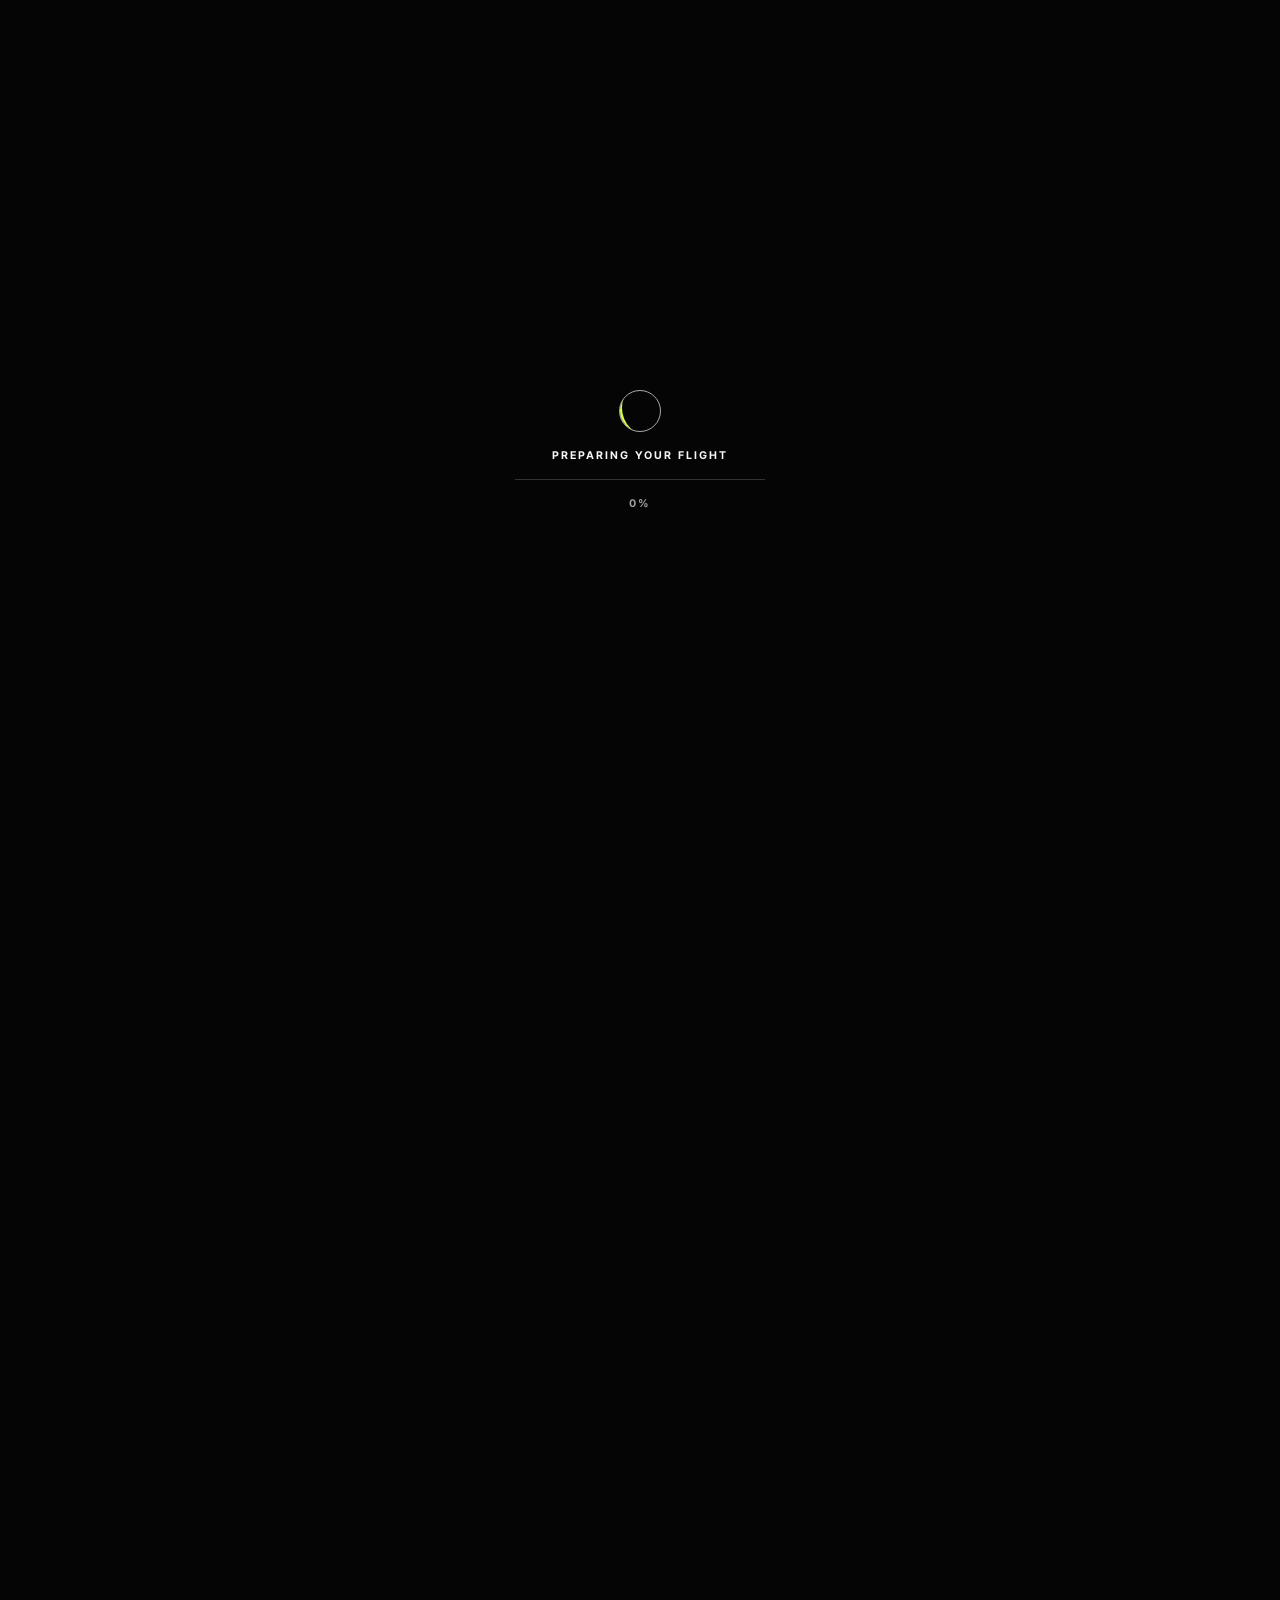
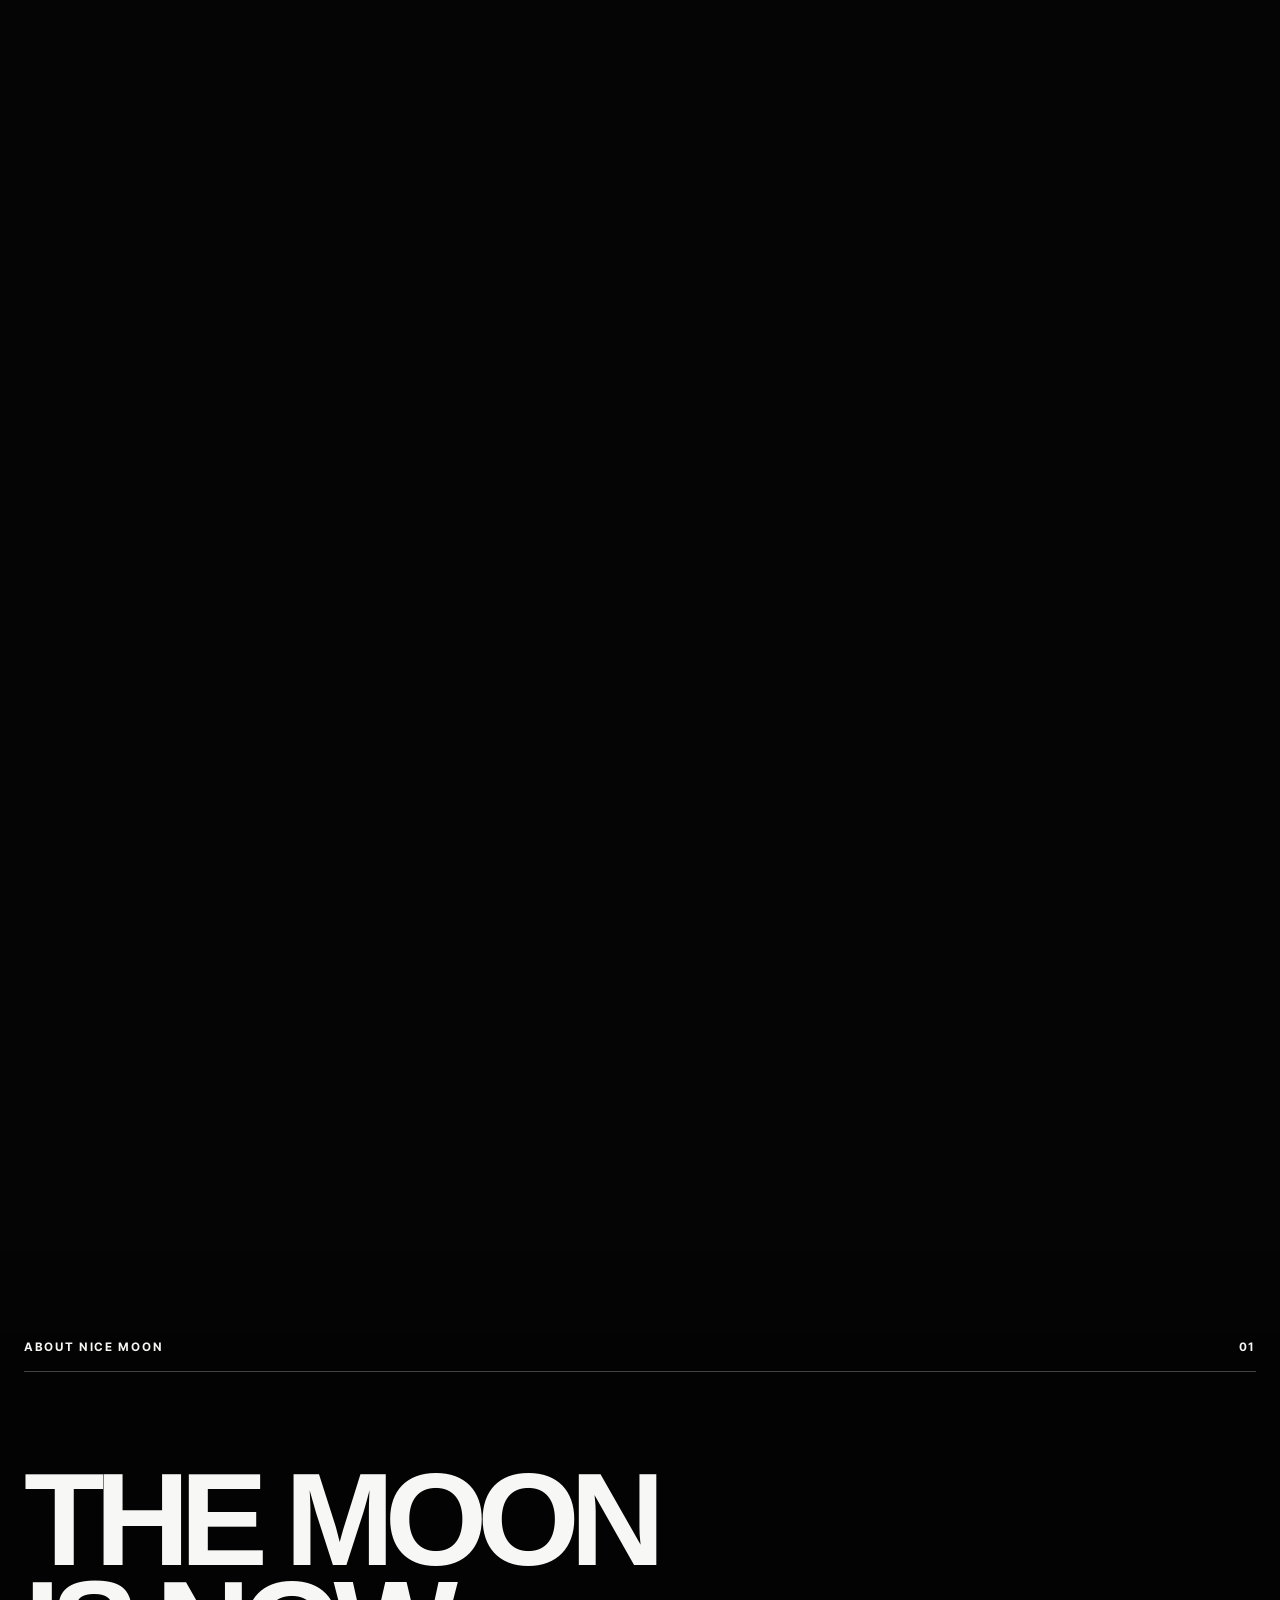
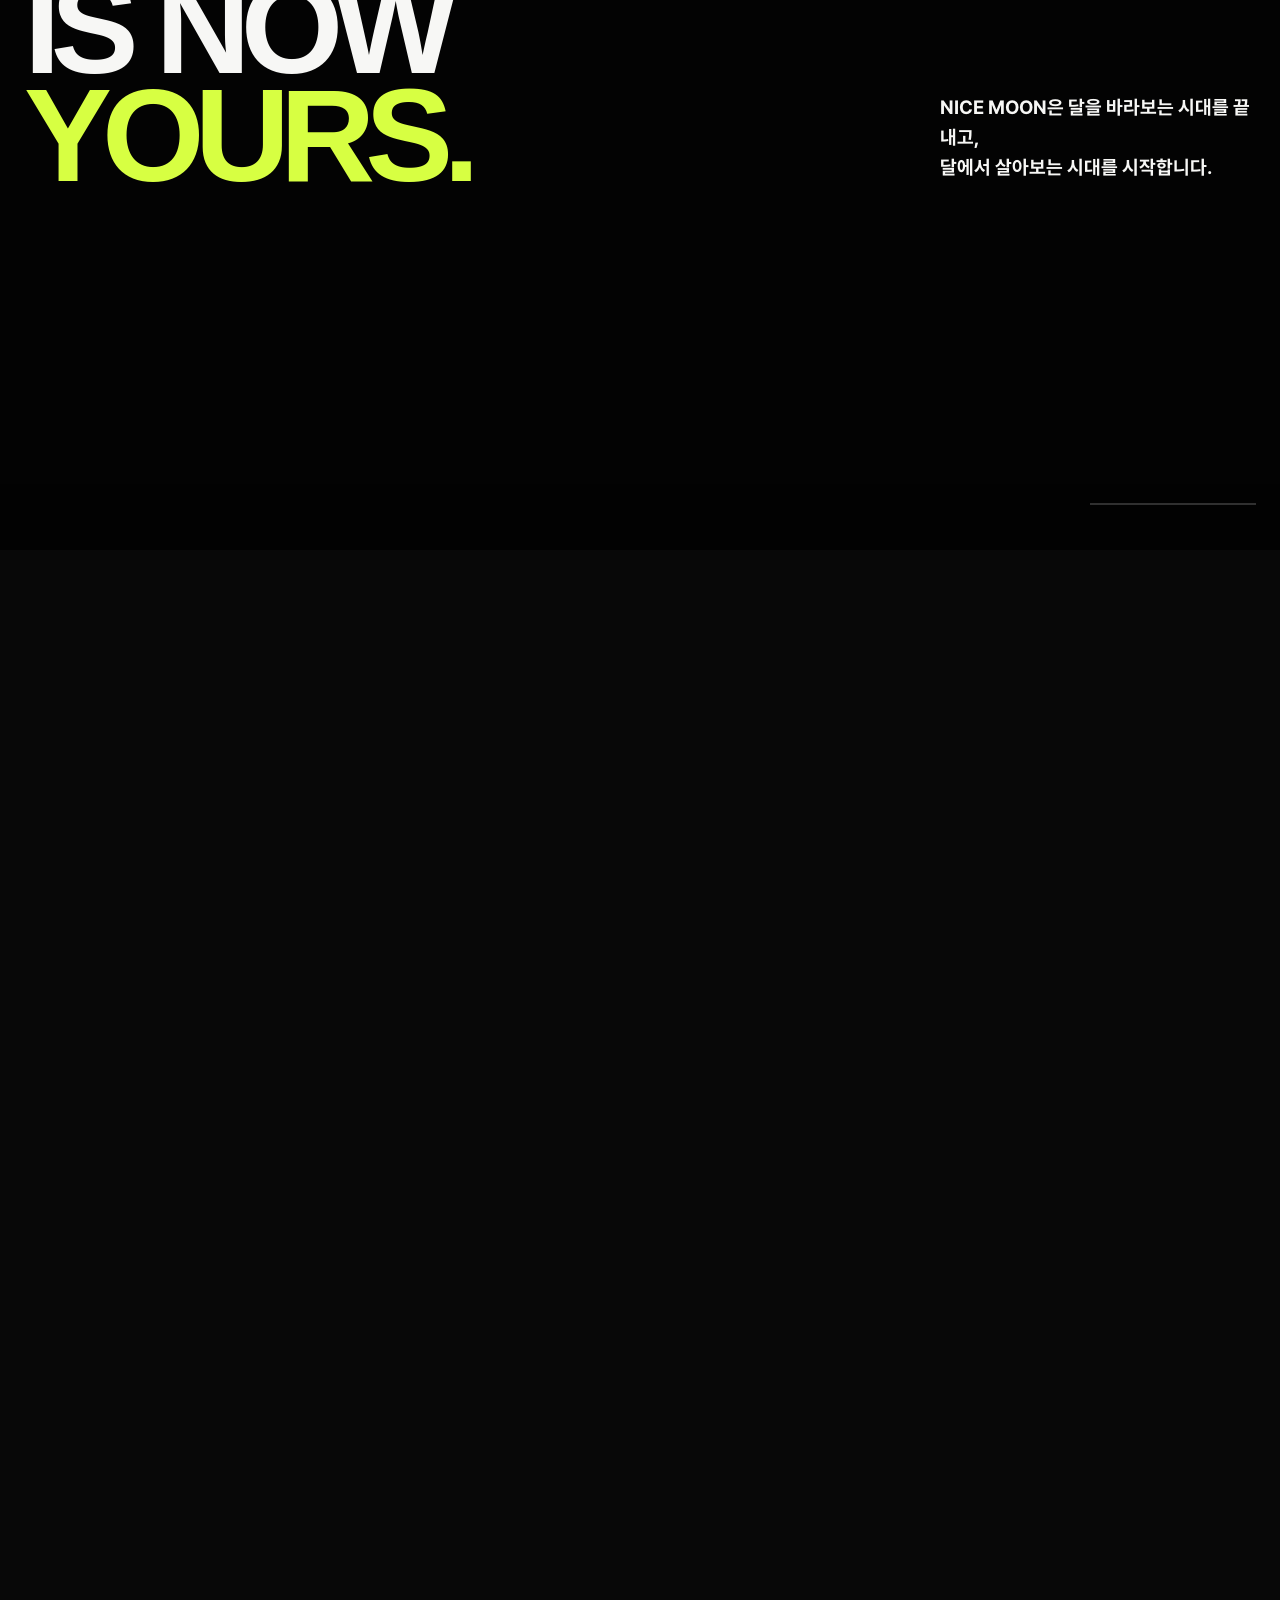
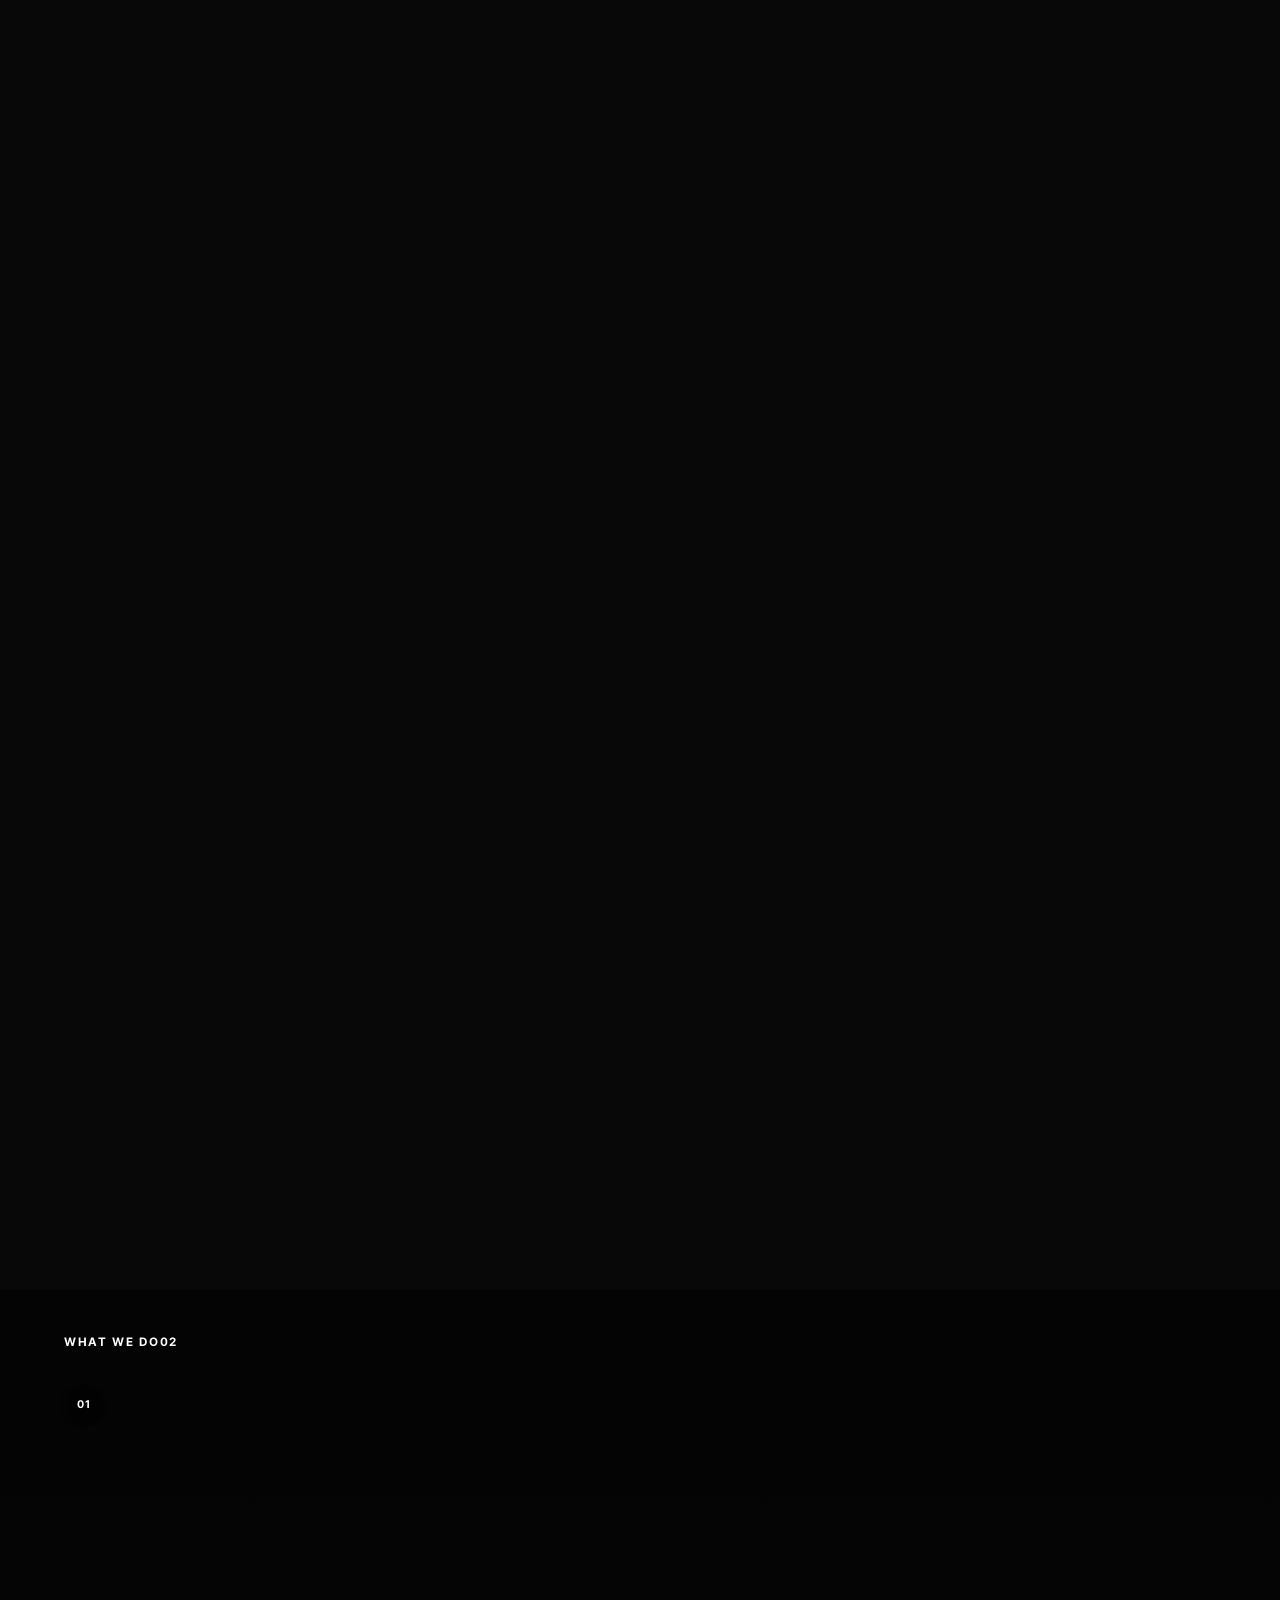
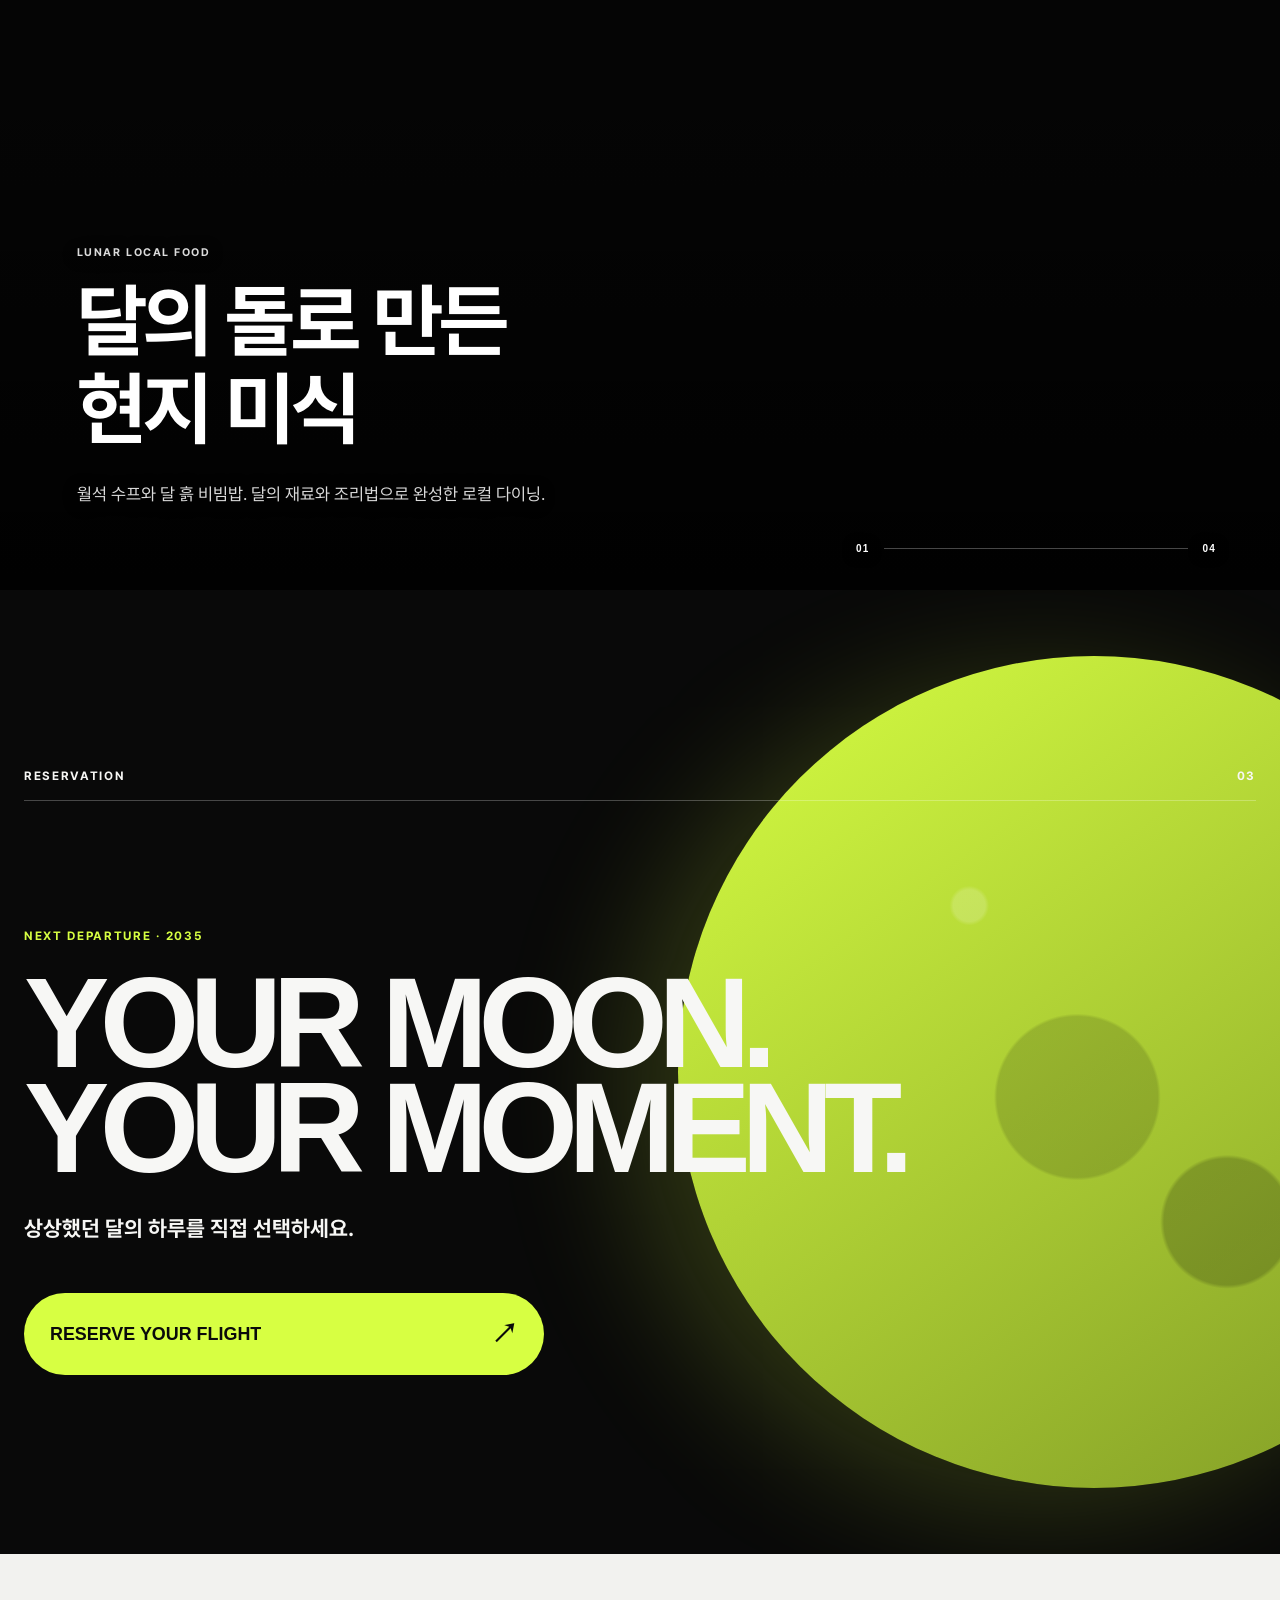
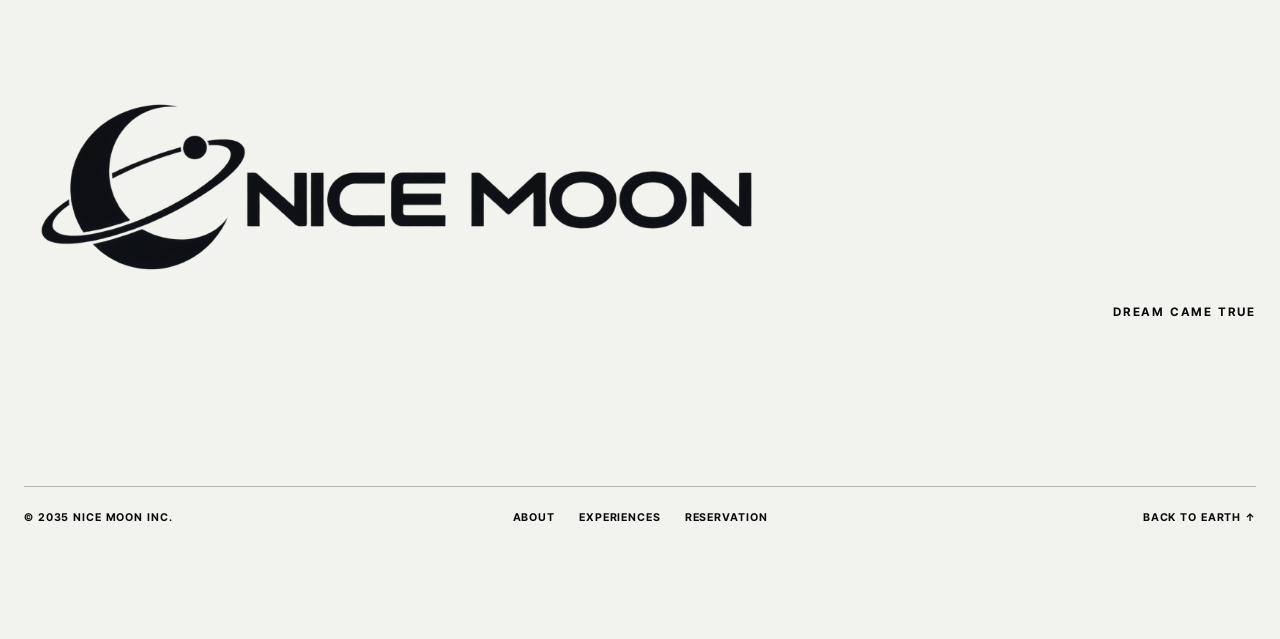
<file: index.html>
<!doctype html>
<html lang="ko">
  <head>
    <meta charset="UTF-8" />
    <meta name="viewport" content="width=device-width, initial-scale=1, viewport-fit=cover" />
    <meta name="theme-color" content="#050505" />
    <meta
      name="description"
      content="NICE MOON — 달에서 만나는 새로운 여행과 미식 경험."
    />
    <title>NICE MOON — Dream Came True</title>
    <link rel="preload" href="./assets/nice-moon-film.mp4" as="video" type="video/mp4" />
    <link rel="icon" type="image/svg+xml" href="./favicon.svg" />
    <link rel="stylesheet" href="./style.css?v=mobile-hero-1" />
  </head>
  <body>
    <div class="loader" aria-live="polite">
      <div class="loader__mark" aria-hidden="true"></div>
      <p class="loader__label">PREPARING YOUR FLIGHT</p>
      <div class="loader__track"><span></span></div>
      <p class="loader__percent">0%</p>
    </div>

    <header class="site-header">
      <a class="brand" href="#top" aria-label="NICE MOON 처음으로">
        <img src="./assets/nice-moon-logo.png" alt="NICE MOON" />
      </a>
      <div class="header-side">
        <nav class="site-nav" aria-label="주요 메뉴">
          <a href="#about">ABOUT</a>
          <a href="#experiences">EXPERIENCES</a>
          <a class="site-nav__reserve" href="#reservation">RESERVE</a>
        </nav>
        <div class="chapter" aria-live="polite">
          <span class="chapter__number">01</span>
          <span class="chapter__line"></span>
          <span class="chapter__name">NEW RESORT</span>
        </div>
      </div>
    </header>

    <main id="top">
      <section class="film" aria-label="NICE MOON 브랜드 필름">
        <div class="film__sticky">
          <video
            id="moonFilm"
            muted
            playsinline
            preload="auto"
            poster="./assets/poster.jpg"
            aria-label="우주선의 달 도착부터 월석 채집과 달 요리까지 이어지는 영상"
          >
            <source src="./assets/nice-moon-film.mp4" type="video/mp4" />
          </video>
          <div class="film__shade" aria-hidden="true"></div>

          <div class="scroll-cue" aria-hidden="true">
            <span>SCROLL TO EXPLORE</span>
            <i></i>
          </div>

          <div class="progress" aria-hidden="true">
            <span class="progress__bar"></span>
          </div>

          <p class="rotate-message">휴대폰을 세로로 돌려서 감상해 주세요.</p>
        </div>
      </section>

      <section class="about content-section" id="about">
        <div class="about__sticky">
          <div class="about__visuals" aria-hidden="true">
            <img class="about__visual about__visual--panorama" src="./assets/about-panorama.png" alt="" />
            <img class="about__visual about__visual--fleet" src="./assets/about-fleet-background.png" alt="" />
            <img class="about__visual about__visual--spaceport" src="./assets/about-stats-spaceport.png" alt="" />
          </div>
          <div class="section-wrap">
          <p class="eyebrow about__eyebrow">ABOUT NICE MOON <span>01</span></p>
          <div class="about__headline">
            <h1>THE MOON<br />IS NOW<br /><em>YOURS.</em></h1>
            <p>
              NICE MOON은 달을 바라보는 시대를 끝내고,<br />
              달에서 살아보는 시대를 시작합니다.
            </p>
          </div>

          <div class="about__story">
            <p class="about__lead">
              <span class="about__lead-line">지구와 달을 잇는 1,000대의 우주선.</span>
              거대한 우주가 이제 가장 가까운 휴양지가 됩니다.
            </p>
            <p class="about__copy">
              달의 앞면부터 지구에서 볼 수 없었던 뒷면까지. NICE MOON은 이동, 숙박,
              미식과 탐험을 하나의 여정으로 설계합니다. 낯선 세계를 누구나 편안하게
              경험할 수 있도록 5,000여 명의 전문가가 달에서 함께합니다.
            </p>
          </div>

          <dl class="stats">
            <div><dt>1,000</dt><dd>SPACECRAFT FLEET</dd></div>
            <div><dt>24/7</dt><dd>EARTH–MOON TRANSIT</dd></div>
            <div><dt>5,000+</dt><dd>LUNAR CREW</dd></div>
          </dl>
          <div class="story-progress" aria-hidden="true"><span></span></div>
          </div>
        </div>
      </section>

      <section class="experiences content-section" id="experiences">
        <div class="experiences__sticky">
          <div class="section-wrap experiences__layout">
          <p class="eyebrow eyebrow--dark experiences__eyebrow">WHAT WE DO <span>02</span></p>
          <div class="experiences__intro">
            <h2>FOUR WAYS<br />TO MEET<br />THE MOON.</h2>
            <p>달에서만 가능한 네 가지 경험.</p>
          </div>

          <div class="experience-grid">
            <article class="experience-card">
              <video class="experience-card__video" muted playsinline preload="metadata">
                <source src="./assets/experiences/01-local-food.mp4?v=20260928" type="video/mp4" />
              </video>
              <span class="experience-card__number">01</span>
              <div class="experience-card__orbit" aria-hidden="true">●</div>
              <div>
                <p class="experience-card__label">LUNAR LOCAL FOOD</p>
                <h3>달의 돌로 만든<br />현지 미식</h3>
                <p class="experience-card__desc">월석 수프와 달 흙 비빔밥. 달의 재료와 조리법으로 완성한 로컬 다이닝.</p>
              </div>
            </article>

            <article class="experience-card experience-card--lime">
              <video class="experience-card__video" muted playsinline preload="metadata">
                <source src="./assets/experiences/02-sand-riding.mp4?v=20260928" type="video/mp4" />
              </video>
              <span class="experience-card__number">02</span>
              <div class="experience-card__orbit experience-card__orbit--slope" aria-hidden="true">↘</div>
              <div>
                <p class="experience-card__label">CRATER SAND RIDING</p>
                <h3>크레이터를 가르는<br />모래썰매</h3>
                <p class="experience-card__desc">낮은 중력과 거대한 경사면에서 경험하는, 지구에는 없는 속도감.</p>
              </div>
            </article>

            <article class="experience-card experience-card--silver">
              <video class="experience-card__video" muted playsinline preload="metadata">
                <source src="./assets/experiences/03-alien-encounter.mp4?v=20260928" type="video/mp4" />
              </video>
              <span class="experience-card__number">03</span>
              <div class="experience-card__orbit experience-card__orbit--signal" aria-hidden="true">⌁</div>
              <div>
                <p class="experience-card__label">ALIEN ENCOUNTER</p>
                <h3>외계 생명체와의<br />첫 번째 인사</h3>
                <p class="experience-card__desc">안전하게 설계된 교류 프로그램으로 미지의 존재와 만나는 특별한 하루.</p>
              </div>
            </article>

            <article class="experience-card experience-card--white">
              <video class="experience-card__video" muted playsinline preload="metadata">
                <source src="./assets/experiences/04-far-side.mp4?v=20260928" type="video/mp4" />
              </video>
              <span class="experience-card__number">04</span>
              <div class="experience-card__orbit experience-card__orbit--dark" aria-hidden="true">◐</div>
              <div>
                <p class="experience-card__label">THE FAR SIDE</p>
                <h3>달의 뒷면으로<br />떠나는 탐험</h3>
                <p class="experience-card__desc">지구에서는 영원히 보이지 않는 풍경. 오직 NICE MOON에서 출발합니다.</p>
              </div>
            </article>
          </div>
          <div class="experience-progress" aria-hidden="true">
            <span class="experience-progress__current">01</span>
            <i><b></b></i>
            <span>04</span>
          </div>
          </div>
        </div>
      </section>

      <section class="reservation content-section" id="reservation">
        <div class="reservation__moon" aria-hidden="true"></div>
        <div class="section-wrap reservation__inner">
          <p class="eyebrow">RESERVATION <span>03</span></p>
          <div class="reservation__copy">
            <p class="reservation__meta">NEXT DEPARTURE · 2035</p>
            <h2>YOUR MOON.<br />YOUR MOMENT.</h2>
            <p>상상했던 달의 하루를 직접 선택하세요.</p>
            <a
              class="reserve-button"
              href="./reservation.html"
            >
              <span>RESERVE YOUR FLIGHT</span><b aria-hidden="true">↗</b>
            </a>
          </div>
        </div>
      </section>
    </main>

    <footer class="footer">
      <div class="footer__top">
        <img src="./assets/nice-moon-logo.png" alt="NICE MOON" />
        <p>DREAM CAME TRUE</p>
      </div>
      <div class="footer__bottom">
        <p>© 2035 NICE MOON INC.</p>
        <div>
          <a href="#about">ABOUT</a>
          <a href="#experiences">EXPERIENCES</a>
          <a href="#reservation">RESERVATION</a>
        </div>
        <a href="#top">BACK TO EARTH ↑</a>
      </div>
    </footer>

    <noscript>
      <p class="noscript">이 페이지를 감상하려면 JavaScript를 활성화해 주세요.</p>
    </noscript>
    <script src="./script.js?v=mobile-hero-1"></script>
  </body>
</html>
</file>
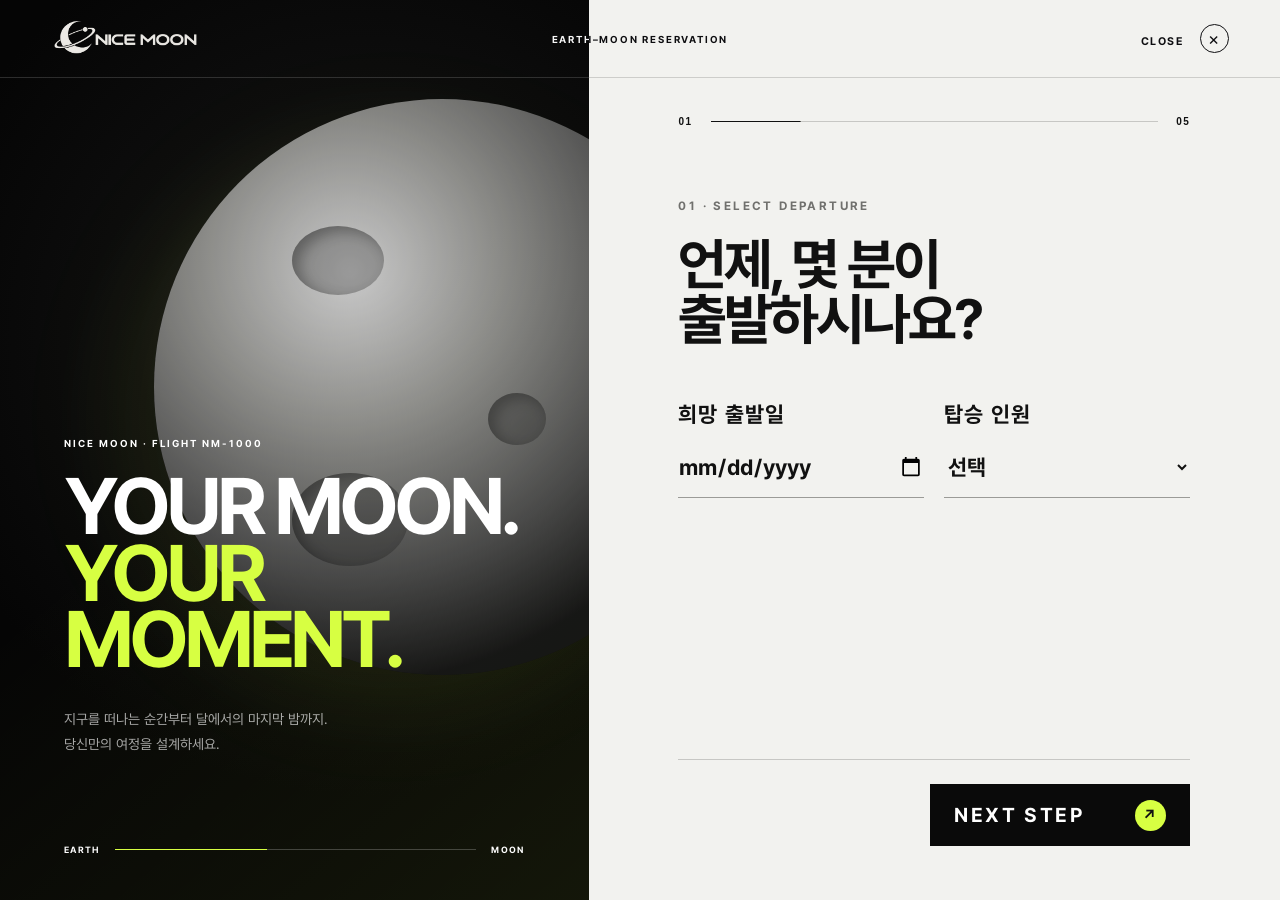
<file: reservation.html>
<!doctype html>
<html lang="ko">
  <head>
    <meta charset="UTF-8" />
    <meta name="viewport" content="width=device-width, initial-scale=1" />
    <meta name="theme-color" content="#050505" />
    <title>Reservation — NICE MOON</title>
    <link rel="icon" href="./favicon.svg" type="image/svg+xml" />
    <link rel="stylesheet" href="./reservation.css" />
  </head>
  <body>
    <header class="topbar">
      <a class="brand" href="./index.html" aria-label="NICE MOON 홈">
        <img src="./assets/nice-moon-logo.png" alt="NICE MOON" />
      </a>
      <p>EARTH–MOON RESERVATION</p>
      <a class="close-link" href="./index.html" aria-label="예약 페이지 닫기">CLOSE <span>×</span></a>
    </header>

    <main>
      <aside class="journey-panel">
        <div class="space-traffic" id="spaceTraffic" aria-hidden="true"></div>
        <div class="moon" aria-hidden="true"><i></i></div>
        <div class="journey-copy">
          <p class="kicker">NICE MOON · FLIGHT NM-1000</p>
          <h1>YOUR MOON.<br /><em>YOUR MOMENT.</em></h1>
          <p>지구를 떠나는 순간부터 달에서의 마지막 밤까지.<br />당신만의 여정을 설계하세요.</p>
        </div>
        <div class="route" aria-hidden="true">
          <span>EARTH</span><i><b></b></i><span>MOON</span>
        </div>
      </aside>

      <section class="booking-panel">
        <div class="progress-head">
          <span id="stepNumber">01</span>
          <div><i id="progressBar"></i></div>
          <span>05</span>
        </div>

        <form id="reservationForm" novalidate>
          <section class="form-step is-active" data-step="0">
            <p class="step-label">01 · SELECT DEPARTURE</p>
            <h2>언제, 몇 분이<br />출발하시나요?</h2>
            <div class="field-grid">
              <label class="field">
                <span>희망 출발일</span>
                <input type="date" name="departure" required />
              </label>
              <label class="field">
                <span>탑승 인원</span>
                <select name="passengers" required>
                  <option value="">선택</option>
                  <option value="1명">1명</option>
                  <option value="2명">2명</option>
                  <option value="3명">3명</option>
                  <option value="4명">4명</option>
                  <option value="5명 이상">5명 이상</option>
                </select>
              </label>
            </div>
          </section>

          <section class="form-step" data-step="1">
            <p class="step-label">02 · CHOOSE EXPERIENCE</p>
            <h2>달에서 무엇을<br />경험하고 싶나요?</h2>
            <div class="choice-grid choice-grid--experience">
              <label class="choice"><input type="checkbox" name="experience" value="Lunar Local Food" /><span><b>01</b><strong>LUNAR LOCAL FOOD</strong><small>월석수프와 달 흙 비빔밥 등 1,000여 가지 음식</small></span></label>
              <label class="choice"><input type="checkbox" name="experience" value="Crater Sand Riding" /><span><b>02</b><strong>CRATER SAND RIDING</strong><small>크레이터 모래썰매</small></span></label>
              <label class="choice"><input type="checkbox" name="experience" value="Alien Encounter" /><span><b>03</b><strong>ALIEN ENCOUNTER</strong><small>달 생명체 교류 프로그램</small></span></label>
              <label class="choice"><input type="checkbox" name="experience" value="The Far Side" /><span><b>04</b><strong>THE FAR SIDE</strong><small>영구음영분화구 탐험</small></span></label>
              <label class="choice"><input type="checkbox" name="experience" value="Cigar Bar" /><span><b>05 · ADULTS ONLY</b><strong>CIGAR BAR</strong><small>달에서 재배한 잎으로 만든 프리미엄 시가 라운지</small></span></label>
              <label class="choice"><input type="checkbox" name="experience" value="Lunar Massage Lounge" data-course-target="massageCourse" /><span><b>06</b><strong>MASSAGE & KARAOKE</strong><small>S급 외계생명체들의 프라이빗 유흥 접대 서비스</small></span></label>
              <label class="choice"><input type="checkbox" name="experience" value="Space Walk" /><span><b>07</b><strong>SPACE WALK</strong><small>우주복 및 안전장치 하나 없이 즐기는 프리우주유영</small></span></label>
              <label class="choice"><input type="checkbox" name="experience" value="Moon Combat Arena" /><span><b>08</b><strong>MOON CHA CLUB</strong><small>목숨을걸고 외계생명체와 맨손으로 즐기는 격투 (야차룰 적용)</small></span></label>
            </div>
            <label class="field course-select" id="massageCourseField">
              <span>MASSAGE LOUNGE COURSE</span>
              <select name="massageCourse" id="massageCourse">
                <option value="">코스를 선택해 주세요</option>
                <option value="A Course · 40min · ₩90,000">A COURSE · 40분 · ₩90,000</option>
                <option value="B Course · 40min · ₩110,000">B COURSE · 40분 · ₩110,000</option>
                <option value="C Course · 60min · ₩140,000">C COURSE · 60분 · ₩140,000</option>
                <option value="D Course · 60min · ₩170,000 + premium options">D COURSE · 60분 · ₩170,000 + @@샷당</option>
                <option value="E Course · 90min · ₩220,000 + premium options">E COURSE · 90분 · ₩220,000 + @@샷당</option>
                <option value="F Course · 120min · ₩260,000 + premium options">F COURSE · 120분 · ₩260,000 + @@샷당</option>
                <option value="G Course · 180min · ₩1,000,000">G COURSE · 180분 · ₩1,000,000\ 외계생명체와의 자녀만들기 (20살 까지 육아서비스 별도 ₩2,000,000 추가)</option>
              </select>
            </label>
            <p class="selection-error" id="experienceError">한 가지 이상의 체험을 선택해 주세요.</p>
          </section>

          <section class="form-step" data-step="2">
            <p class="step-label">03 · CABIN & STAY</p>
            <h2>여행 등급을<br />선택해 주세요.</h2>
            <div class="choice-grid">
              <label class="choice choice--radio"><input type="radio" name="cabin" value="Lunar Economy" required /><span><b>01</b><strong>LUNAR ECONOMY</strong><small>실용적인 달 왕복과 스탠다드 객실</small></span></label>
              <label class="choice choice--radio"><input type="radio" name="cabin" value="Moon Business" required /><span><b>02</b><strong>MOON BUSINESS</strong><small>라운지와 크레이터 전망 스위트</small></span></label>
              <label class="choice choice--radio choice--featured"><input type="radio" name="cabin" value="Zero-G First Class" required /><span><b>03 · RECOMMENDED</b><strong>ZERO-G FIRST CLASS</strong><small>프라이빗 셔틀과 달의 뒷면 전용 투어</small></span></label>
              <label class="choice choice--radio"><input type="radio" name="cabin" value="Emperor Class" required /><span><b>04 · ULTRA VIP</b><strong>EMPEROR CLASS</strong><small>황제급 스위트, 기내흡연 가능, S급 초미녀 외계생명체 접대부 동반 비행 (비행 동안 무한샷가능)</small></span></label>
              <label class="choice choice--radio choice--god"><input type="radio" name="cabin" value="God Class" required /><span><b>05 · OMNIPOTENT</b><strong>GOD CLASS</strong><small>전지전능한 권능을 부여, 하위 등급 여행 서비스들의 제공은 물론 핵 미사일 무한 제공 (태양계 주요행성을 제외한 모든 행성에 원하는 만큼 발사하여 폭파 가능! [+ ₩9,000,000,000,000,000 지불시 지구 폭파 가능])</small></span></label>
            </div>
          </section>

          <section class="form-step" data-step="3">
            <p class="step-label">04 · PASSENGER INFORMATION</p>
            <h2>탑승자 정보를<br />입력해 주세요.</h2>
            <div class="field-grid">
              <label class="field"><span>이름</span><input type="text" name="name" placeholder="홍길동" required /></label>
              <label class="field"><span>연락처</span><input type="tel" name="phone" placeholder="010-0000-0000" required /></label>
              <label class="field field--wide"><span>이메일</span><input type="email" name="email" placeholder="moon@example.com" required /></label>
              <label class="field">
  <span>성별</span>
  <select name="gender" id="genderSelect" required>
    <option value="">선택</option>
    <option value="남성">남성</option>
    <option value="여성">여성</option>
  </select>
</label>

<label class="field conditional-field" id="maleSuitField" hidden>
  <span>고추 SIZE</span>
  <select name="suitSize" id="suitSize">
    <option value="">선택</option>
    <option value="XS">5cm 이하</option>
    <option value="S">6~10cm</option>
    <option value="M">11~15cm</option>
    <option value="L">16~20cm</option>
    <option value="XL">21cm 이상</option>
  </select>
</label>

<label class="field conditional-field" id="femaleShoeField" hidden>
  <span>젖통 SIZE</span>
  <select name="shoeSize" id="shoeSize">
    <option value="">선택</option>
    <option value="200mm">A cup 미만</option>
    <option value="210mm">A cup</option>
    <option value="220mm">B cup</option>
    <option value="230mm">C cup</option>
    <option value="240mm">D cup</option>
    <option value="250mm">E cup 이상</option>
  </select>
</label>
              <label class="field field--wide"><span>요청사항 <em>OPTIONAL</em></span><textarea name="request" rows="3" placeholder="식사, 객실 또는 이동 지원에 관한 요청을 적어주세요."></textarea></label>
            </div>
            <label class="agreement"><input type="checkbox" name="agreement" required /><span></span>예약 상담을 위한 개인정보 수집 및 이용에 동의합니다.</label>
          </section>

          <section class="form-step" data-step="4">
            <p class="step-label">05 · FINAL CONFIRMATION</p>
            <h2>당신의 달 여행을<br />확인해 주세요.</h2>
            <dl class="summary" id="summary"></dl>
            <p class="summary-note">현재는 연습용 예약 신청입니다. 결제는 진행되지 않습니다.</p>
          </section>

          <section class="success" id="success" aria-live="polite">
            <div class="success-mark"><i></i></div>
            <p>RESERVATION REQUESTED</p>
            <h2>SEE YOU<br />ON THE MOON.</h2>
            <span>예약 요청이 완료되었습니다.<br />NICE MOON의 담당 승무원이 곧 연락드리겠습니다.</span>
            <a href="./index.html">RETURN TO EARTH</a>
          </section>

          <div class="form-actions" id="formActions">
            <button type="button" class="back" id="backButton">BACK</button>
            <button type="button" class="next" id="nextButton"><span>NEXT STEP</span><i>↗</i></button>
          </div>
        </form>
      </section>
    </main>

    <script src="./reservation.js"></script>
  </body>
</html>
</file>
<file: style.css>
@font-face {
  font-family: "Pretendard";
  src: url("./assets/Pretendard-Regular.otf") format("opentype");
  font-weight: 400;
  font-display: swap;
}

@font-face {
  font-family: "Pretendard";
  src: url("./assets/Pretendard-Bold.otf") format("opentype");
  font-weight: 700 900;
  font-display: swap;
}

:root {
  color-scheme: dark;
  --ink: #f7f7f5;
  --muted: rgba(255, 255, 255, 0.62);
  --line: rgba(255, 255, 255, 0.28);
  --accent: #d7ff42;
}

* {
  box-sizing: border-box;
}

html {
  scroll-behavior: auto;
  background: #050505;
}

body {
  margin: 0;
  min-width: 320px;
  overflow-x: hidden;
  background: #050505;
  color: var(--ink);
  font-family: "Pretendard", Arial, Helvetica, sans-serif;
  -webkit-font-smoothing: antialiased;
}

body.is-loading {
  overflow: hidden;
}

a {
  color: inherit;
}

.loader {
  position: fixed;
  inset: 0;
  z-index: 100;
  display: grid;
  place-content: center;
  justify-items: center;
  gap: 17px;
  background: #050505;
  transition: opacity 700ms cubic-bezier(0.16, 1, 0.3, 1), visibility 700ms;
}

.loader.is-hidden {
  visibility: hidden;
  opacity: 0;
}

.loader__mark {
  width: 42px;
  aspect-ratio: 1;
  border: 1px solid rgba(255, 255, 255, 0.65);
  border-radius: 50%;
  box-shadow: inset 10px -3px 0 -8px var(--accent);
  animation: orbit 1.4s linear infinite;
}

.loader__label,
.loader__percent {
  margin: 0;
  font-size: 11px;
  font-weight: 700;
  letter-spacing: 0.18em;
}

.loader__percent {
  color: var(--muted);
}

.loader__track {
  width: min(250px, 65vw);
  height: 1px;
  overflow: hidden;
  background: rgba(255, 255, 255, 0.18);
}

.loader__track span {
  display: block;
  width: 0;
  height: 100%;
  background: var(--accent);
  transition: width 160ms ease;
}

@keyframes orbit {
  to { transform: rotate(360deg); }
}

.site-header {
  position: fixed;
  z-index: 20;
  top: 0;
  left: 0;
  width: 100%;
  display: flex;
  align-items: center;
  justify-content: space-between;
  padding: max(22px, env(safe-area-inset-top)) clamp(22px, 4vw, 64px) 0;
  pointer-events: none;
  mix-blend-mode: difference;
}

.header-side {
  display: flex;
  align-items: center;
  gap: clamp(28px, 4vw, 72px);
}

.site-nav {
  display: flex;
  align-items: center;
  gap: clamp(18px, 2.5vw, 40px);
  pointer-events: auto;
  font-size: 11px;
  font-weight: 700;
  letter-spacing: 0.08em;
}

.site-nav a {
  text-decoration: none;
}

.site-nav__reserve {
  padding: 10px 15px;
  border: 1px solid currentColor;
  border-radius: 999px;
}

.brand {
  display: block;
  width: clamp(146px, 15vw, 228px);
  pointer-events: auto;
}

.brand img {
  display: block;
  width: 100%;
  height: auto;
  filter: invert(1) grayscale(1) brightness(2);
}

.chapter {
  display: flex;
  align-items: center;
  gap: 11px;
  min-width: 190px;
  justify-content: flex-end;
  font-size: 10px;
  font-weight: 700;
  letter-spacing: 0.14em;
  text-transform: uppercase;
}

.chapter__number {
  font-variant-numeric: tabular-nums;
}

.chapter__line {
  width: 32px;
  height: 1px;
  background: currentColor;
  opacity: 0.55;
}

.chapter__name {
  min-width: 104px;
  transition: opacity 180ms ease;
}

.film {
  position: relative;
  height: 850vh;
}

.film__sticky {
  position: sticky;
  top: 0;
  width: 100%;
  height: 100svh;
  overflow: hidden;
  background: #050505;
}

#moonFilm {
  position: absolute;
  inset: 0;
  width: 100%;
  height: 100%;
  object-fit: cover;
  object-position: center center;
}

.film__shade {
  position: absolute;
  inset: 0;
  pointer-events: none;
  background:
    linear-gradient(180deg, rgba(0, 0, 0, 0.2), transparent 22%, transparent 80%, rgba(0, 0, 0, 0.16)),
    radial-gradient(circle at center, transparent 60%, rgba(0, 0, 0, 0.13));
}

.scroll-cue {
  position: absolute;
  z-index: 2;
  left: clamp(22px, 4vw, 64px);
  bottom: max(28px, env(safe-area-inset-bottom));
  display: flex;
  align-items: center;
  gap: 14px;
  font-size: 9px;
  font-weight: 700;
  letter-spacing: 0.17em;
  transition: opacity 400ms ease;
}

.scroll-cue i {
  position: relative;
  width: 44px;
  height: 1px;
  overflow: hidden;
  background: rgba(255, 255, 255, 0.35);
}

.scroll-cue i::after {
  content: "";
  position: absolute;
  inset: 0;
  background: #fff;
  animation: scroll-line 1.8s ease-in-out infinite;
}

@keyframes scroll-line {
  0% { transform: translateX(-100%); }
  55%, 100% { transform: translateX(100%); }
}

.progress {
  position: absolute;
  z-index: 2;
  right: clamp(22px, 4vw, 64px);
  bottom: max(30px, env(safe-area-inset-bottom));
  width: clamp(90px, 13vw, 180px);
  height: 1px;
  overflow: hidden;
  background: rgba(255, 255, 255, 0.3);
}

.progress__bar {
  display: block;
  width: 100%;
  height: 100%;
  background: var(--accent);
  transform: scaleX(0);
  transform-origin: left center;
}

.rotate-message,
.noscript {
  display: none;
}

.content-section {
  position: relative;
  overflow: hidden;
}

.section-wrap {
  width: min(100% - 48px, 1440px);
  margin: 0 auto;
}

.eyebrow {
  display: flex;
  align-items: center;
  justify-content: space-between;
  margin: 0;
  padding-bottom: 17px;
  border-bottom: 1px solid rgba(255, 255, 255, 0.25);
  font-size: 12px;
  font-weight: 700;
  letter-spacing: 0.14em;
}

.eyebrow--dark {
  border-color: rgba(0, 0, 0, 0.22);
}

.about {
  padding: clamp(96px, 14vw, 210px) 0 clamp(110px, 15vw, 220px);
  background: #080808;
}

.about__headline {
  display: grid;
  grid-template-columns: minmax(0, 1fr) minmax(280px, 0.36fr);
  gap: 40px;
  align-items: end;
  padding: clamp(72px, 9vw, 130px) 0 clamp(100px, 13vw, 190px);
}

.about__headline h1,
.experiences__intro h2,
.reservation__copy h2 {
  margin: 0;
  font-family: Arial, Helvetica, sans-serif;
  font-size: clamp(4.7rem, 11.3vw, 11.5rem);
  font-weight: 700;
  line-height: 0.82;
  letter-spacing: -0.075em;
}

.about__headline h1 em {
  color: var(--accent);
  font-style: normal;
}

.about__headline > p {
  margin: 0 0 8px;
  font-size: clamp(1.1rem, 1.5vw, 1.45rem);
  font-weight: 700;
  line-height: 1.55;
}

.about__story {
  display: grid;
  grid-template-columns: 1fr 0.8fr;
  gap: clamp(50px, 10vw, 180px);
  padding-top: 40px;
  border-top: 1px solid rgba(255, 255, 255, 0.25);
}

.about__lead {
  margin: 0;
  font-size: clamp(1.65rem, 3.2vw, 3.5rem);
  font-weight: 700;
  line-height: 1.25;
  letter-spacing: -0.035em;
}

.about__copy {
  max-width: 620px;
  margin: 0;
  color: var(--muted);
  font-size: clamp(1rem, 1.25vw, 1.18rem);
  line-height: 1.9;
  word-break: keep-all;
}

.stats {
  display: grid;
  grid-template-columns: repeat(3, 1fr);
  margin: clamp(90px, 12vw, 170px) 0 0;
  border-top: 1px solid rgba(255, 255, 255, 0.25);
}

.stats > div {
  padding: 34px 0 0;
}

.stats > div + div {
  padding-left: clamp(22px, 4vw, 64px);
  border-left: 1px solid rgba(255, 255, 255, 0.25);
}

.stats dt {
  font-family: Arial, Helvetica, sans-serif;
  font-size: clamp(3rem, 7vw, 7rem);
  font-weight: 700;
  letter-spacing: -0.065em;
}

.stats dd {
  margin: 10px 0 0;
  color: var(--muted);
  font-size: 11px;
  font-weight: 700;
  letter-spacing: 0.12em;
}

.experiences {
  padding: clamp(100px, 13vw, 190px) 0;
  color: #0a0a0a;
  background: #f2f2ef;
}

.experiences__intro {
  display: grid;
  grid-template-columns: 1fr auto;
  align-items: end;
  gap: 40px;
  padding: clamp(70px, 8vw, 120px) 0;
}

.experiences__intro h2 {
  font-size: clamp(4.3rem, 10.5vw, 10.5rem);
}

.experiences__intro > p {
  margin: 0 0 6px;
  font-size: 18px;
  font-weight: 700;
}

.experience-grid {
  display: grid;
  grid-template-columns: 1fr 1fr;
  gap: 2px;
  background: #111;
  border: 2px solid #111;
}

.experience-card {
  min-height: min(47vw, 650px);
  display: flex;
  flex-direction: column;
  justify-content: space-between;
  padding: clamp(26px, 4vw, 58px);
  color: #f5f5f2;
  background: #0b0b0b;
  transition: transform 500ms cubic-bezier(0.16, 1, 0.3, 1);
}

.experience-card:hover {
  transform: scale(0.985);
}

.experience-card--lime {
  color: #090909;
  background: var(--accent);
}

.experience-card--silver {
  color: #090909;
  background: #b9b9b6;
}

.experience-card--white {
  color: #090909;
  background: #fff;
}

.experience-card__number,
.experience-card__label {
  font-size: 11px;
  font-weight: 700;
  letter-spacing: 0.14em;
}

.experience-card__orbit {
  align-self: flex-end;
  font-size: clamp(5rem, 12vw, 12rem);
  line-height: 1;
  transform: translateY(-10%);
}

.experience-card__orbit--slope,
.experience-card__orbit--signal {
  font-size: clamp(7rem, 15vw, 15rem);
}

.experience-card__orbit--dark {
  transform: rotate(-25deg);
}

.experience-card__label {
  margin: 0 0 18px;
  opacity: 0.65;
}

.experience-card h3 {
  margin: 0;
  font-size: clamp(2rem, 4vw, 4.4rem);
  line-height: 1.08;
  letter-spacing: -0.045em;
}

.experience-card__desc {
  max-width: 450px;
  margin: 28px 0 0;
  font-size: clamp(1rem, 1.25vw, 1.15rem);
  line-height: 1.7;
  opacity: 0.68;
  word-break: keep-all;
}

.reservation {
  min-height: 100svh;
  display: grid;
  align-items: center;
  padding: clamp(110px, 14vw, 200px) 0;
  background: #090909;
}

.reservation__moon {
  position: absolute;
  top: 50%;
  right: max(-18vw, -300px);
  width: min(65vw, 950px);
  aspect-ratio: 1;
  border-radius: 50%;
  background:
    radial-gradient(circle at 35% 30%, rgba(255, 255, 255, 0.18) 0 2%, transparent 2.5%),
    radial-gradient(circle at 66% 68%, rgba(0, 0, 0, 0.2) 0 8%, transparent 8.5%),
    radial-gradient(circle at 48% 53%, rgba(0, 0, 0, 0.14) 0 13%, transparent 13.5%),
    linear-gradient(145deg, #d7ff42, #7e9825);
  box-shadow: -55px 20px 130px rgba(215, 255, 66, 0.18);
  transform: translateY(-50%);
}

.reservation__inner {
  position: relative;
  z-index: 1;
}

.reservation__copy {
  max-width: 1060px;
  padding-top: clamp(70px, 10vw, 140px);
}

.reservation__meta {
  margin: 0 0 28px;
  color: var(--accent);
  font-size: 12px;
  font-weight: 700;
  letter-spacing: 0.14em;
}

.reservation__copy h2 {
  font-size: clamp(4.5rem, 10vw, 10.5rem);
}

.reservation__copy > p:not(.reservation__meta) {
  margin: 34px 0 0;
  font-size: clamp(1.15rem, 1.7vw, 1.5rem);
  font-weight: 700;
}

.reserve-button {
  width: min(100%, 520px);
  display: flex;
  align-items: center;
  justify-content: space-between;
  margin-top: 52px;
  padding: 23px 26px;
  border-radius: 999px;
  color: #0a0a0a;
  background: var(--accent);
  font-family: Arial, Helvetica, sans-serif;
  font-size: clamp(0.9rem, 1.4vw, 1.2rem);
  font-weight: 700;
  text-decoration: none;
  transition: transform 220ms ease, background 220ms ease;
}

.reserve-button:hover {
  transform: translateY(-4px);
  background: #fff;
}

.reserve-button b {
  font-size: 1.5em;
}

.footer {
  padding: clamp(70px, 9vw, 130px) max(24px, calc((100vw - 1440px) / 2));
  color: #090909;
  background: #f2f2ef;
}

.footer__top {
  display: flex;
  align-items: flex-end;
  justify-content: space-between;
  gap: 30px;
  padding-bottom: clamp(80px, 13vw, 180px);
}

.footer__top img {
  width: min(62vw, 750px);
  height: auto;
}

.footer__top p {
  margin: 0;
  font-size: 12px;
  font-weight: 700;
  letter-spacing: 0.15em;
}

.footer__bottom {
  display: grid;
  grid-template-columns: 1fr auto 1fr;
  align-items: center;
  gap: 30px;
  padding-top: 24px;
  border-top: 1px solid rgba(0, 0, 0, 0.25);
  font-size: 11px;
  font-weight: 700;
  letter-spacing: 0.08em;
}

.footer__bottom p {
  margin: 0;
}

.footer__bottom div {
  display: flex;
  gap: 24px;
}

.footer__bottom a {
  color: inherit;
  text-decoration: none;
}

.footer__bottom > a:last-child {
  justify-self: end;
}

.reveal {
  opacity: 0;
  transform: translateY(42px);
  transition: opacity 850ms cubic-bezier(0.16, 1, 0.3, 1), transform 850ms cubic-bezier(0.16, 1, 0.3, 1);
}

.reveal.is-visible {
  opacity: 1;
  transform: translateY(0);
}

/* Scroll-driven company story */
.about {
  height: 360vh;
  padding: 0;
  overflow: visible;
}

.about__sticky {
  position: sticky;
  top: 0;
  height: 100svh;
  overflow: hidden;
  padding: clamp(76px, 10vh, 112px) 0 clamp(30px, 5vh, 58px);
  background: #050505;
}

.about__visuals,
.about__visual {
  position: absolute;
  inset: 0;
  width: 100%;
  height: 100%;
  pointer-events: none;
}

.about__visual {
  object-fit: cover;
  opacity: 0;
  will-change: opacity, transform;
}

.about__visual--panorama {
  top: auto;
  bottom: 0;
  height: 42%;
  object-position: center bottom;
  transform: translateY(10%) scale(1.04);
}

.about__visual--fleet {
  object-position: center center;
  transform: scale(1.08);
}

.about__visual--spaceport {
  top: clamp(54px, 7vh, 78px);
  bottom: auto;
  height: 64%;
  object-position: center top;
  transform: translateY(-4%) scale(1.04);
}

.about__visuals::after {
  content: "";
  position: absolute;
  inset: 0;
  background: linear-gradient(180deg, rgba(0, 0, 0, 0.18), rgba(0, 0, 0, 0.42));
  pointer-events: none;
}

.about__sticky .section-wrap {
  position: relative;
  height: 100%;
  z-index: 1;
}

.about__lead-line {
  display: block;
  white-space: nowrap;
}

.about__headline,
.about__story,
.stats {
  position: absolute;
  left: 0;
  right: 0;
  margin: 0;
  will-change: transform, opacity;
}

.about__headline {
  top: clamp(90px, 14vh, 150px);
  padding: 0;
}

.about__headline h1 {
  font-size: clamp(4.5rem, 10.3vw, 10.2rem);
}

.about__story {
  top: 50%;
  padding-top: 34px;
  opacity: 0;
}

.stats {
  bottom: clamp(22px, 6vh, 68px);
  opacity: 0;
}

.story-progress {
  position: absolute;
  right: 0;
  bottom: 0;
  width: clamp(90px, 13vw, 170px);
  height: 2px;
  background: rgba(255, 255, 255, 0.18);
}

.story-progress span {
  display: block;
  width: 100%;
  height: 100%;
  background: var(--accent);
  transform: scaleX(0);
  transform-origin: left center;
  will-change: transform;
}

/* Scroll-driven four businesses */
.experiences {
  height: 520vh;
  padding: 0;
  overflow: visible;
}

.experiences__sticky {
  position: sticky;
  top: 0;
  height: 100svh;
  overflow: hidden;
  padding: 0;
  background: #f2f2ef;
}

.experiences__layout {
  position: relative;
  width: 100%;
  max-width: none;
  height: 100%;
  display: block;
}

.experiences__eyebrow {
  position: absolute;
  z-index: 20;
  top: clamp(28px, 5vh, 58px);
  left: clamp(24px, 5vw, 76px);
  margin: 0;
  transition: color 300ms ease;
}

.experiences__intro {
  position: absolute;
  z-index: 10;
  inset: 0;
  display: flex;
  flex-direction: column;
  justify-content: center;
  align-items: flex-start;
  padding: 0 clamp(24px, 8vw, 150px);
  background: #f2f2ef;
  will-change: transform, opacity;
}

.experiences__intro h2 {
  font-size: clamp(3.8rem, 7.2vw, 7.8rem);
}

.experiences__intro > p {
  margin-top: 28px;
}

.experience-grid {
  position: absolute;
  z-index: 5;
  inset: 0;
  width: 100%;
  height: 100%;
  display: block;
  overflow: hidden;
  border: 0;
  background: #050505;
}

.experience-card {
  position: absolute;
  inset: 0;
  min-height: 0;
  opacity: 0;
  transform: scale(1.025);
  transform-origin: center;
  will-change: transform, opacity;
  isolation: isolate;
  overflow: hidden;
  color: #fff;
  background: #050505;
  padding: clamp(88px, 12vh, 138px) clamp(24px, 6vw, 96px) clamp(56px, 9vh, 100px);
}

.experience-card::after {
  content: "";
  position: absolute;
  z-index: 1;
  inset: 0;
  background: linear-gradient(180deg, rgba(0, 0, 0, 0.34) 0%, rgba(0, 0, 0, 0.02) 42%, rgba(0, 0, 0, 0.82) 100%);
  pointer-events: none;
}

.experience-card > :not(.experience-card__video) {
  position: relative;
  z-index: 2;
}

.experience-card__video {
  position: absolute;
  z-index: 0;
  inset: 0;
  width: 100%;
  height: 100%;
  object-fit: cover;
  object-position: center;
  background: #050505;
  pointer-events: none;
}

.experience-card__orbit {
  display: none;
}

.experience-card__number,
.experience-card__label,
.experience-card__desc {
  color: #fff;
  text-shadow: 0 2px 18px rgba(0, 0, 0, 0.72);
}

.experience-card__label,
.experience-card__desc {
  opacity: 0.86;
}

.experience-card h3 {
  font-size: clamp(2.9rem, 6.3vw, 7.2rem);
}

.experience-card__desc {
  max-width: 620px;
  font-size: clamp(1rem, 1.35vw, 1.3rem);
}

.experience-card:hover {
  transform: none;
}

.experience-progress {
  position: absolute;
  z-index: 20;
  right: clamp(24px, 5vw, 76px);
  bottom: clamp(22px, 4vh, 46px);
  width: min(360px, 40vw);
  display: grid;
  grid-template-columns: auto 1fr auto;
  align-items: center;
  gap: 14px;
  padding-top: 15px;
  font-family: Arial, Helvetica, sans-serif;
  font-size: 10px;
  font-weight: 700;
  letter-spacing: 0.12em;
  color: #fff;
  text-shadow: 0 2px 14px rgba(0, 0, 0, 0.7);
  opacity: 0;
  transition: opacity 300ms ease;
}

.experience-progress i {
  height: 1px;
  overflow: hidden;
  background: rgba(255, 255, 255, 0.28);
}

.experience-progress b {
  display: block;
  width: 100%;
  height: 100%;
  background: var(--accent);
  transform: scaleX(0);
  transform-origin: left center;
  will-change: transform;
}

.noscript {
  position: fixed;
  inset: auto 20px 20px;
  z-index: 200;
  margin: 0;
  padding: 14px 18px;
  color: #111;
  background: #fff;
}

@media (max-width: 760px) {
  .site-header {
    padding-left: 18px;
    padding-right: 18px;
  }

  .brand {
    width: 132px;
  }

  .site-nav {
    display: none;
  }

  .chapter {
    min-width: 0;
  }

  .chapter__line,
  .chapter__name {
    display: none;
  }

  .film {
    height: 100svh;
    min-height: 100svh;
  }

  .film__sticky {
    position: relative;
    top: auto;
  }

  #moonFilm {
    width: 100%;
    height: 100%;
    min-width: 0;
    min-height: 0;
    object-fit: contain;
    object-position: center center;
  }

  .scroll-cue {
    left: 18px;
    bottom: max(22px, env(safe-area-inset-bottom));
  }

  .progress {
    right: 18px;
    bottom: max(24px, env(safe-area-inset-bottom));
    width: 76px;
  }

  .section-wrap {
    width: min(100% - 36px, 1440px);
  }

  .about__headline,
  .about__story,
  .experiences__intro {
    grid-template-columns: 1fr;
  }

  .about__headline {
    padding-bottom: 100px;
  }

  .about__headline h1,
  .experiences__intro h2,
  .reservation__copy h2 {
    font-size: clamp(3.7rem, 18vw, 6.2rem);
  }

  .about__headline > p br {
    display: none;
  }

  .stats {
    grid-template-columns: 1fr;
  }

  .stats > div,
  .stats > div + div {
    padding: 26px 0;
    border-left: 0;
    border-bottom: 1px solid rgba(255, 255, 255, 0.25);
  }

  .experience-grid {
    grid-template-columns: 1fr;
  }

  .experience-card {
    min-height: 560px;
  }

  .reservation__moon {
    top: 24%;
    right: -48vw;
    width: 110vw;
    opacity: 0.65;
  }

  .footer__top {
    align-items: flex-start;
    flex-direction: column;
  }

  .footer__top img {
    width: 100%;
  }

  .footer__bottom {
    grid-template-columns: 1fr;
    align-items: start;
  }

  .footer__bottom div {
    flex-wrap: wrap;
  }

  .footer__bottom > a:last-child {
    justify-self: start;
  }
}

@media (max-width: 760px) {
  .about {
    height: 390vh;
  }

  .about__sticky {
    padding-top: 78px;
  }

  .about__headline,
  .about__story,
  .stats {
    display: grid;
  }

  .about__headline {
    top: 18%;
    padding: 0;
  }

  .about__headline h1 {
    font-size: clamp(3.65rem, 18vw, 6.1rem);
  }

  .about__headline > p {
    margin-top: 32px;
  }

  .about__story {
    top: 31%;
    gap: 28px;
  }

  .about__lead {
    font-size: clamp(1.55rem, 7.5vw, 2.3rem);
  }

  .about__copy {
    font-size: 0.98rem;
    line-height: 1.72;
  }

  .stats {
    bottom: 6%;
  }

  .stats dt {
    font-size: clamp(2.5rem, 14vw, 4rem);
  }

  .story-progress {
    bottom: 0;
  }

  .experiences {
    height: 560vh;
  }

  .experiences__sticky {
    padding: 0;
  }

  .experiences__layout {
    display: block;
  }

  .experiences__intro {
    position: absolute;
    z-index: 10;
    justify-content: center;
    padding: 0 24px;
  }

  .experiences__intro h2 {
    font-size: clamp(3.45rem, 16vw, 5.4rem);
  }

  .experience-grid {
    position: absolute;
    z-index: 5;
    inset: 0;
    height: 100%;
    margin: 0;
  }

  .experience-card {
    min-height: 0;
    padding: 92px 24px 72px;
  }

  .experience-card__video {
    object-position: center;
  }

  .experience-card__orbit {
    font-size: clamp(5rem, 28vw, 8rem);
  }

  .experience-card h3 {
    font-size: clamp(2rem, 9vw, 3rem);
  }

  .experience-card__desc {
    margin-top: 18px;
  }

  .experience-progress {
    right: 24px;
    bottom: 24px;
    width: calc(100% - 48px);
  }
}

@media (max-width: 900px) and (orientation: portrait) {
  #moonFilm {
    width: 100%;
    height: 100%;
    max-width: 100%;
    left: 0;
    transform: none;
    object-fit: contain;
    object-position: center center;
  }
}

@media (max-height: 480px) and (orientation: landscape) and (pointer: coarse) {
  .rotate-message {
    position: absolute;
    z-index: 5;
    inset: auto 20px 20px;
    display: block;
    margin: 0;
    padding: 12px 14px;
    font-size: 12px;
    text-align: center;
    color: #111;
    background: rgba(255, 255, 255, 0.9);
  }
}

@media (prefers-reduced-motion: reduce) {
  .loader__mark,
  .scroll-cue i::after {
    animation: none;
  }
}
</file>
<file: reservation.css>
@font-face{font-family:Pretendard;src:url('./assets/Pretendard-Regular.otf') format('opentype');font-weight:400;font-display:swap}
@font-face{font-family:Pretendard;src:url('./assets/Pretendard-Bold.otf') format('opentype');font-weight:700 900;font-display:swap}
:root{--black:#050505;--paper:#f2f2ef;--lime:#d7ff42;--line:rgba(0,0,0,.18)}
*{box-sizing:border-box}html,body{margin:0;min-height:100%;background:var(--black);font-family:Pretendard,Arial,sans-serif}body{color:#111}.topbar{position:fixed;z-index:30;top:0;left:0;width:100%;height:78px;display:grid;grid-template-columns:1fr auto 1fr;align-items:center;padding:0 clamp(22px,4vw,66px);color:#fff;border-bottom:1px solid rgba(255,255,255,.16);mix-blend-mode:difference}.brand{display:block;width:150px}.brand img{display:block;width:100%;filter:invert(1)}.topbar p{font-size:10px;font-weight:700;letter-spacing:.18em}.close-link{justify-self:end;color:inherit;text-decoration:none;font-size:11px;font-weight:700;letter-spacing:.14em}.close-link span{display:inline-grid;place-items:center;margin-left:12px;width:29px;height:29px;border:1px solid currentColor;border-radius:50%;font-size:18px;font-weight:400}main{min-height:100vh;display:grid;grid-template-columns:46% 54%}.journey-panel{position:relative;min-height:100vh;overflow:hidden;padding:120px clamp(28px,5vw,86px) 54px;color:#fff;background:radial-gradient(circle at 62% 38%,#2b2b2b 0,#0e0e0e 34%,#050505 68%)}.journey-panel:after{content:"";position:absolute;inset:0;background:linear-gradient(140deg,transparent 45%,rgba(215,255,66,.07));pointer-events:none}.moon{position:absolute;top:11%;right:-24%;width:min(45vw,680px);aspect-ratio:1;border-radius:50%;background:radial-gradient(circle at 34% 30%,#eee 0,#a5a5a1 27%,#555 55%,#181818 74%);box-shadow:-45px 30px 100px rgba(215,255,66,.08);opacity:.82}.moon:before,.moon:after,.moon i{content:"";position:absolute;border-radius:50%;background:rgba(30,30,30,.28);box-shadow:inset 7px 5px 14px rgba(0,0,0,.3)}.moon:before{width:16%;height:12%;top:22%;left:24%}.moon:after{width:10%;height:9%;top:51%;left:58%}.moon i{width:20%;height:16%;top:65%;left:24%}.journey-copy{position:absolute;z-index:2;left:clamp(28px,5vw,86px);bottom:16%}.kicker,.step-label{margin:0 0 24px;font-size:10px;font-weight:700;letter-spacing:.2em}.journey-copy h1{margin:0;font-size:clamp(3.5rem,6.2vw,7.2rem);line-height:.84;letter-spacing:-.065em}.journey-copy h1 em{color:var(--lime);font-style:normal}.journey-copy>p:last-child{margin:34px 0 0;color:rgba(255,255,255,.65);font-size:14px;line-height:1.75}.route{position:absolute;z-index:2;left:clamp(28px,5vw,86px);right:clamp(28px,5vw,86px);bottom:5%;display:grid;grid-template-columns:auto 1fr auto;align-items:center;gap:15px;font-size:9px;font-weight:700;letter-spacing:.15em}.route i{height:1px;background:rgba(255,255,255,.22);overflow:hidden}.route b{display:block;width:42%;height:100%;background:var(--lime);animation:route 3s ease-in-out infinite}@keyframes route{0%{transform:translateX(-100%)}100%{transform:translateX(340%)}}
.booking-panel{min-height:100vh;padding:116px clamp(28px,7vw,112px) 54px;background:var(--paper);display:flex;flex-direction:column}.progress-head{display:grid;grid-template-columns:auto 1fr auto;align-items:center;gap:18px;font:700 10px Arial;letter-spacing:.15em}.progress-head>div{height:1px;background:rgba(0,0,0,.18);overflow:hidden}.progress-head i{display:block;width:100%;height:100%;background:#111;transform:scaleX(.2);transform-origin:left;transition:transform .6s cubic-bezier(.16,1,.3,1)}form{flex:1;display:flex;flex-direction:column}.form-step{display:none;flex:1;padding:clamp(48px,8vh,90px) 0 34px;animation:stepIn .55s cubic-bezier(.16,1,.3,1)}.form-step.is-active{display:block}@keyframes stepIn{from{opacity:0;transform:translateY(22px)}to{opacity:1;transform:none}}.step-label{color:#70706d}.form-step h2{margin:0 0 clamp(38px,6vh,68px);font-size:clamp(2.75rem,4.4vw,5.2rem);line-height:.98;letter-spacing:-.055em}.field-grid{display:grid;grid-template-columns:1fr 1fr;gap:28px 20px}.field{display:flex;flex-direction:column;gap:10px}.field--wide{grid-column:1/-1}.field>span{font-size:11px;font-weight:700;letter-spacing:.05em}.field em{float:right;color:#999;font-size:9px;font-style:normal}.field input,.field select,.field textarea{width:100%;border:0;border-bottom:1px solid #9b9b97;border-radius:0;padding:13px 0;background:transparent;color:#111;font:600 17px Pretendard;outline:none}.field input:focus,.field select:focus,.field textarea:focus{border-color:#111}.field textarea{resize:none}.choice-grid{display:grid;gap:10px}.choice-grid--experience{grid-template-columns:1fr 1fr}.choice{display:block;cursor:pointer}.choice input{position:absolute;opacity:0}.choice span{min-height:118px;display:flex;flex-direction:column;padding:18px 20px;border:1px solid var(--line);transition:.25s ease}.choice b{margin-bottom:auto;color:#777;font-size:9px;letter-spacing:.12em}.choice strong{font-size:14px;letter-spacing:-.02em}.choice small{margin-top:8px;color:#777;font-size:11px}.choice input:checked+span{color:#fff;background:#0a0a0a;border-color:#0a0a0a}.choice input:checked+span b,.choice input:checked+span small{color:var(--lime)}.choice--featured span{border-color:#9bad4d}.selection-error{display:none;margin:13px 0 0;color:#b02c2c;font-size:12px}.selection-error.is-visible{display:block}.agreement{display:flex;align-items:center;gap:10px;margin-top:25px;color:#555;font-size:12px;cursor:pointer}.agreement input{position:absolute;opacity:0}.agreement span{width:18px;height:18px;border:1px solid #888}.agreement input:checked+span{background:var(--lime);box-shadow:inset 0 0 0 4px var(--paper)}.summary{margin:0;border-top:1px solid #111}.summary div{display:grid;grid-template-columns:140px 1fr;padding:17px 0;border-bottom:1px solid var(--line)}.summary dt{color:#777;font-size:10px;font-weight:700;letter-spacing:.1em}.summary dd{margin:0;font-size:14px;font-weight:700}.summary-note{color:#888;font-size:11px}.form-actions{display:flex;justify-content:space-between;align-items:center;padding-top:24px;border-top:1px solid var(--line)}button{font:700 11px Pretendard;letter-spacing:.12em;cursor:pointer}.back{border:0;background:none;padding:16px 0;color:#777;visibility:hidden}.next{width:min(260px,60%);height:62px;display:flex;align-items:center;justify-content:space-between;padding:0 24px;border:0;color:#fff;background:#0a0a0a}.next i{display:grid;place-items:center;width:31px;height:31px;border-radius:50%;color:#111;background:var(--lime);font-size:16px;font-style:normal}.success{display:none;flex:1;flex-direction:column;justify-content:center;align-items:flex-start;animation:stepIn .7s ease}.success.is-active{display:flex}.success-mark{width:68px;height:68px;border:1px solid #111;border-radius:50%;display:grid;place-items:center;margin-bottom:38px}.success-mark i{width:15px;height:28px;border-right:2px solid #111;border-bottom:2px solid #111;transform:rotate(45deg) translate(-3px,-3px)}.success>p{font-size:10px;font-weight:700;letter-spacing:.18em}.success h2{margin:18px 0 25px;font-size:clamp(3.5rem,6vw,7rem);line-height:.88;letter-spacing:-.06em}.success>span{color:#666;line-height:1.7}.success>a{margin-top:44px;padding-bottom:7px;border-bottom:1px solid #111;color:#111;text-decoration:none;font-size:11px;font-weight:700;letter-spacing:.12em}
input:user-invalid,select:user-invalid,textarea:user-invalid{border-color:#b02c2c}
@media(max-width:900px){.topbar{height:66px;grid-template-columns:1fr 1fr}.topbar>p{display:none}.brand{width:125px}main{display:block}.journey-panel{min-height:52vh;padding-top:90px}.moon{right:-18%;width:64vw}.journey-copy{bottom:20%}.journey-copy h1{font-size:clamp(3.2rem,13vw,5.8rem)}.journey-copy>p:last-child{display:none}.booking-panel{min-height:100svh;padding:92px 22px 30px}.form-step{padding-top:48px}.choice-grid--experience,.field-grid{grid-template-columns:1fr}.field--wide{grid-column:auto}.summary div{grid-template-columns:105px 1fr}}
@media(max-width:520px){.journey-panel{min-height:44vh}.moon{top:8%;width:78vw}.route{display:none}.journey-copy{bottom:12%}.journey-copy h1{font-size:14vw}.booking-panel{padding-top:84px}.form-step h2{font-size:2.7rem}.choice span{min-height:104px}.form-actions{position:sticky;bottom:0;padding:14px 0;background:var(--paper)}}

/* v2: larger reservation typography */
.field>span{font-size:14px}
.field input,.field select,.field textarea{font-size:20px;padding:16px 0}
.choice span{min-height:138px;padding:23px 25px}
.choice b{font-size:11px}
.choice strong{font-size:18px}
.choice small{margin-top:10px;font-size:14px;line-height:1.45}
.agreement{font-size:14px}
.summary dt{font-size:12px}.summary dd{font-size:17px}
.course-select{display:none;margin-top:22px;padding:22px 25px;border:1px solid var(--line)}
.course-select.is-visible{display:flex;animation:stepIn .4s ease}
.choice--god input:checked+span{background:#17110a;border-color:#d7ff42}

/* Random spacecraft traffic: ships pass behind the moon */
.journey-panel{isolation:isolate}
.space-traffic{position:absolute;z-index:1;inset:0;overflow:hidden;pointer-events:none}
.moon{z-index:2}
.journey-copy,.route{z-index:4}
.mini-ship{position:absolute;left:-18%;top:var(--ship-y);width:var(--ship-size);height:calc(var(--ship-size)*.34);opacity:var(--ship-opacity);filter:drop-shadow(0 0 9px rgba(215,255,66,.38));animation:shipFly var(--ship-duration) linear forwards;will-change:transform}
.mini-ship:before{content:"";position:absolute;inset:14% 9% 14% 18%;border-radius:64% 92% 28% 38%;background:linear-gradient(180deg,#f5f5ef 0,#8c8c88 52%,#343434 100%);clip-path:polygon(0 24%,72% 0,100% 50%,72% 100%,0 76%,12% 50%)}
.mini-ship:after{content:"";position:absolute;right:79%;top:34%;width:32%;height:32%;border-radius:50%;background:linear-gradient(90deg,transparent,var(--lime));filter:blur(2px);box-shadow:-12px 0 9px rgba(215,255,66,.38)}
.mini-ship i{position:absolute;z-index:2;left:48%;top:30%;width:12%;aspect-ratio:1;border-radius:50%;background:#10151b;box-shadow:inset 2px 1px 0 rgba(255,255,255,.32)}
@keyframes shipFly{0%{transform:translate3d(0,0,0) scale(var(--ship-scale)) rotate(var(--ship-angle))}100%{transform:translate3d(155vw,var(--ship-drift),0) scale(var(--ship-scale)) rotate(var(--ship-angle))}}

@media(max-width:900px){.choice strong{font-size:17px}.choice small{font-size:13px}.field input,.field select,.field textarea{font-size:18px}.mini-ship{width:calc(var(--ship-size)*.78)}}

/* 오른쪽 예약 화면 글자 크기 직접 조절 */

/* EXPERIENCE, 객실 선택 카드의 큰 영어 제목 */
.choice strong {
  font-size: 26px;
}

/* 선택 카드의 한글 설명 */
.choice small {
  font-size: 20px;
  line-height: 1.5;
}

/* 카드 상단 01, 02 등의 번호 */
.choice b {
  font-size: 18px;
}

/* 카드 자체 높이와 내부 여백 */
.choice span {
  min-height: 155px;
  padding: 27px 28px;
}

/* 출발일, 탑승 인원, 이름 등 입력 항목 제목 */
.field > span {
  font-size: 22px;
}

/* 입력창과 드롭다운 글자 */
.field input,
.field select,
.field textarea {
  font-size: 22px;
}

/* 01 · CHOOSE EXPERIENCE 같은 작은 단계 제목 */
.step-label {
  font-size: 12px;
}

/* 개인정보 동의 글자 */
.agreement {
  font-size: 18px;
}

/* BACK, NEXT STEP 버튼 글자 */
button {
  font-size: 20px;
}

/* 마지막 예약 확인 화면 왼쪽 항목명 */
.summary dt {
  font-size: 16px;
}

/* 마지막 예약 확인 화면 선택 내용 */
.summary dd {
  font-size: 19px;
}

.conditional-field[hidden] {
  display: none !important;
}
</file>
